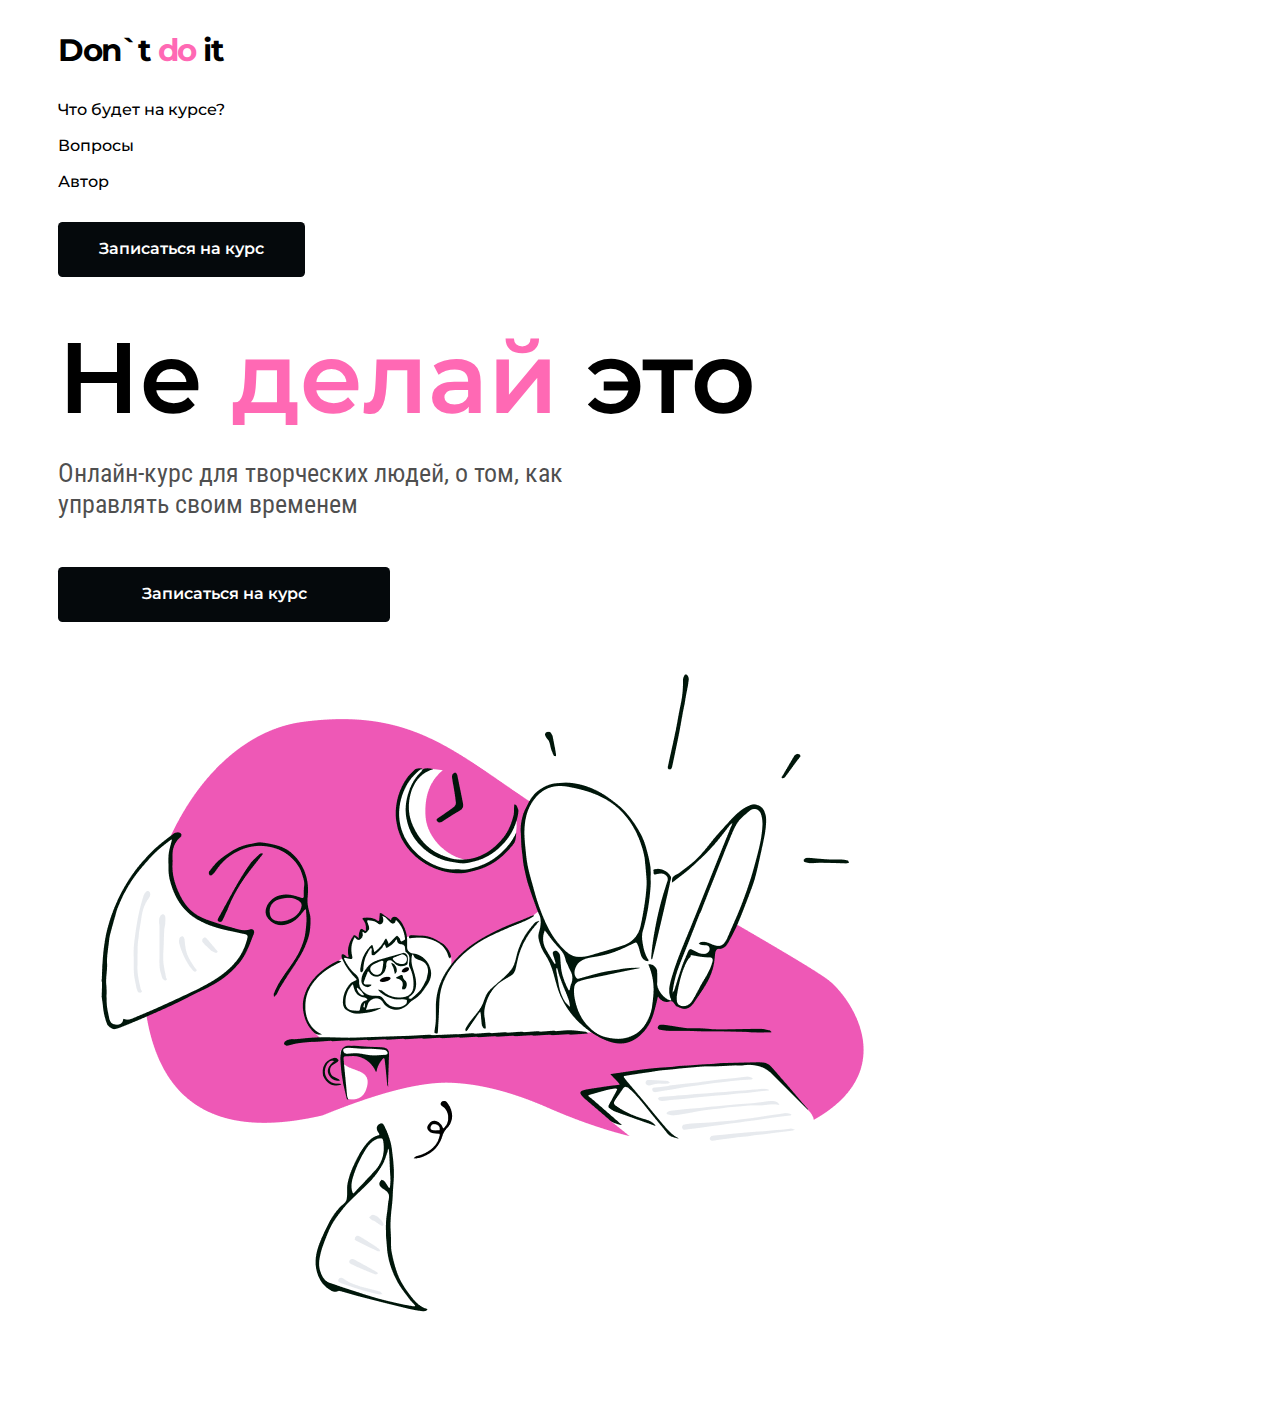
<file: lw5/index.html>
<!DOCTYPE html>
<html lang="ru">
<head>
  <meta charset="utf-8" />
  <link rel="preconnect" href="https://fonts.googleapis.com">
  <link rel="preconnect" href="https://fonts.gstatic.com" crossorigin>
  <link href="https://fonts.googleapis.com/css2?family=Montserrat:wght@500;600" rel="stylesheet">
  <link href="https://fonts.googleapis.com/css2?family=Roboto+Condensed:wght@400" rel="stylesheet">
  <link href="css/style.css" rel="stylesheet">
  <title>Don't do it</title>
</head>
<body>
  <header>
    <div class="header">
      <p class="header__logo">Don`t <span class="header__logo-highlight">do</span> it</p>
      <div class="header__text">
        <p>Что будет на курсе?</p>
        <p>Вопросы</p>
        <p>Автор</p>
      </div>
      <div class="header__button">
        <p class="header__button-text">Записаться на курс</p>
      </div>
    </div>
  </header>
  <main>
    <div class="main">
      <p class="main__text">Не <span class="main__text-highlight">делай</span> это</p>
      <p class="main__description">Онлайн-курс для творческих людей, о том, как управлять своим временем</p>
      <div class="main__button">
        <p class="main__button-text">Записаться на курс</p>
      </div>
      <img src="images/Done.png" alt="Main-Photo" class="main__image" />
    </div>
  </main>
</body>
</html>
</file>
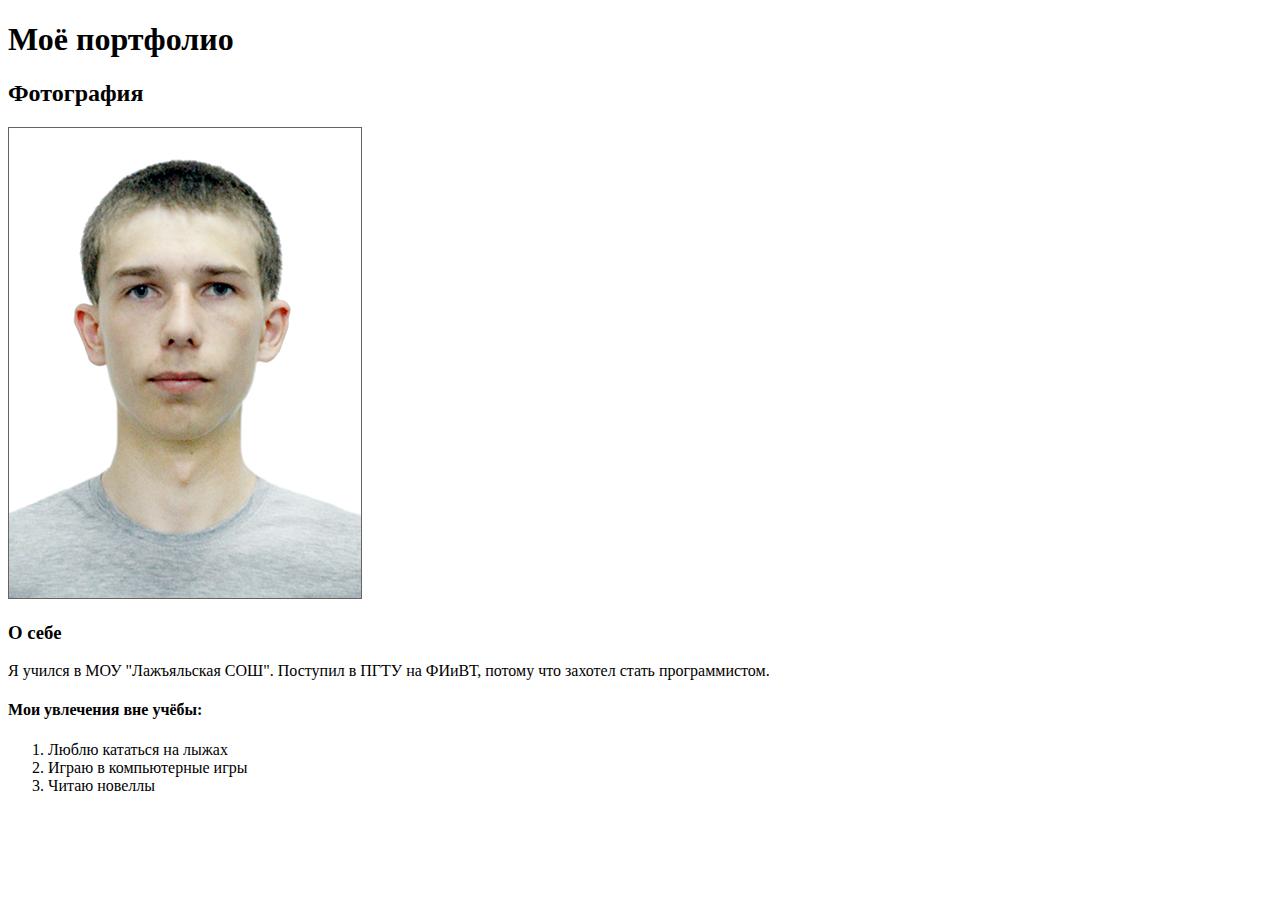
<file: lw4/portfolio.html>
<!DOCTYPE html>
<html lang="ru">
<head>
  <meta charset="utf-8" />
  <title>Моё портфолио</title>
</head>
<body>
  <header>
    <h1>Моё портфолио</h1>
  </header>
  <h2>Фотография</h2>
  <img src="my_photo.jpg" alt="MyPhoto" />
  <h3>О себе</h3>
  <p>
    Я учился в МОУ "Лажъяльская СОШ". 
    Поступил в ПГТУ на ФИиВТ, потому что захотел стать программистом.
  </p>
    <h4>Мои увлечения вне учёбы:</h4>
  <ol>
    <li>Люблю кататься на лыжах</li>
    <li>Играю в компьютерные игры</li>
    <li>Читаю новеллы</li>
  </ol>
</body>
</html>
</file>
<file: lw5/css/style.css>
.header
{
    position: static;
    width: 500px;
    margin-left: 50px;
}

.header__logo
{
    font-family: 'Montserrat';
    font-style: normal;
    font-weight: 700;
    font-size: 31px;
    line-height: 38px;
    /* identical to box height, or 38px */
    letter-spacing: -0.045em;
    
    color: #000000;
}

.header__text
{
    font-family: 'Montserrat';
    font-style: normal;
    font-weight: 500;
    font-size: 16px;
    line-height: 20px;
    /* identical to box height */
    
    color: #000000;   
}

.header__button
{   
    width: 247px;
    height: 55px;
    margin-top: 30px;

    background: #05090C;
    border-radius: 4.59px;
}

.header__button-text
{
    position: relative;
    top: 19px;
     
    font-family: 'Montserrat';
    font-style: normal;
    font-weight: 600;
    font-size: 16px;
    line-height: 16px;
    /* identical to box height, or 103% */
    text-align: center;
    color: #FFFFFF;     
}

.main
{
    position: absolute;
    width: 745px;
    height: 306px;
    margin-left: 50px;
}

.main__text
{
    position: absolute;
    font-family: 'Montserrat';
    font-style: normal;
    font-weight: 600;
    font-size: 100px;
    line-height: 0;
    /* or 122px */
    color: #000000;
}

.main__description
{
    position: absolute;
    width: 545px;
    top: 155px;

    font-family: 'Roboto condensed';
    font-style: normal;
    font-weight: 400;
    font-size: 26px;
    line-height: 31px;
    /* or 31px */
    color: rgba(0, 0, 0, 0.7);    
}

.main__button
{
    /*position: absolute;*/
    width: 332px;
    height: 55px;
    margin-top: 290px;
    
    background: #05090C;
    border-radius: 4.59px;
}

.main__button-text
{
    position: relative;
    top: 19px;
    font-family: 'Montserrat';
    font-style: normal;
    font-weight: 600;
    font-size: 16px;
    line-height: 16px;
    /* identical to box height, or 103% */
    text-align: center;
    color: #FFFFFF;
}

.main__image
{
    position: absolute;
    top: 300px;
}

.header__logo-highlight, .main__text-highlight
{
    color: hotpink;
}
</file>
